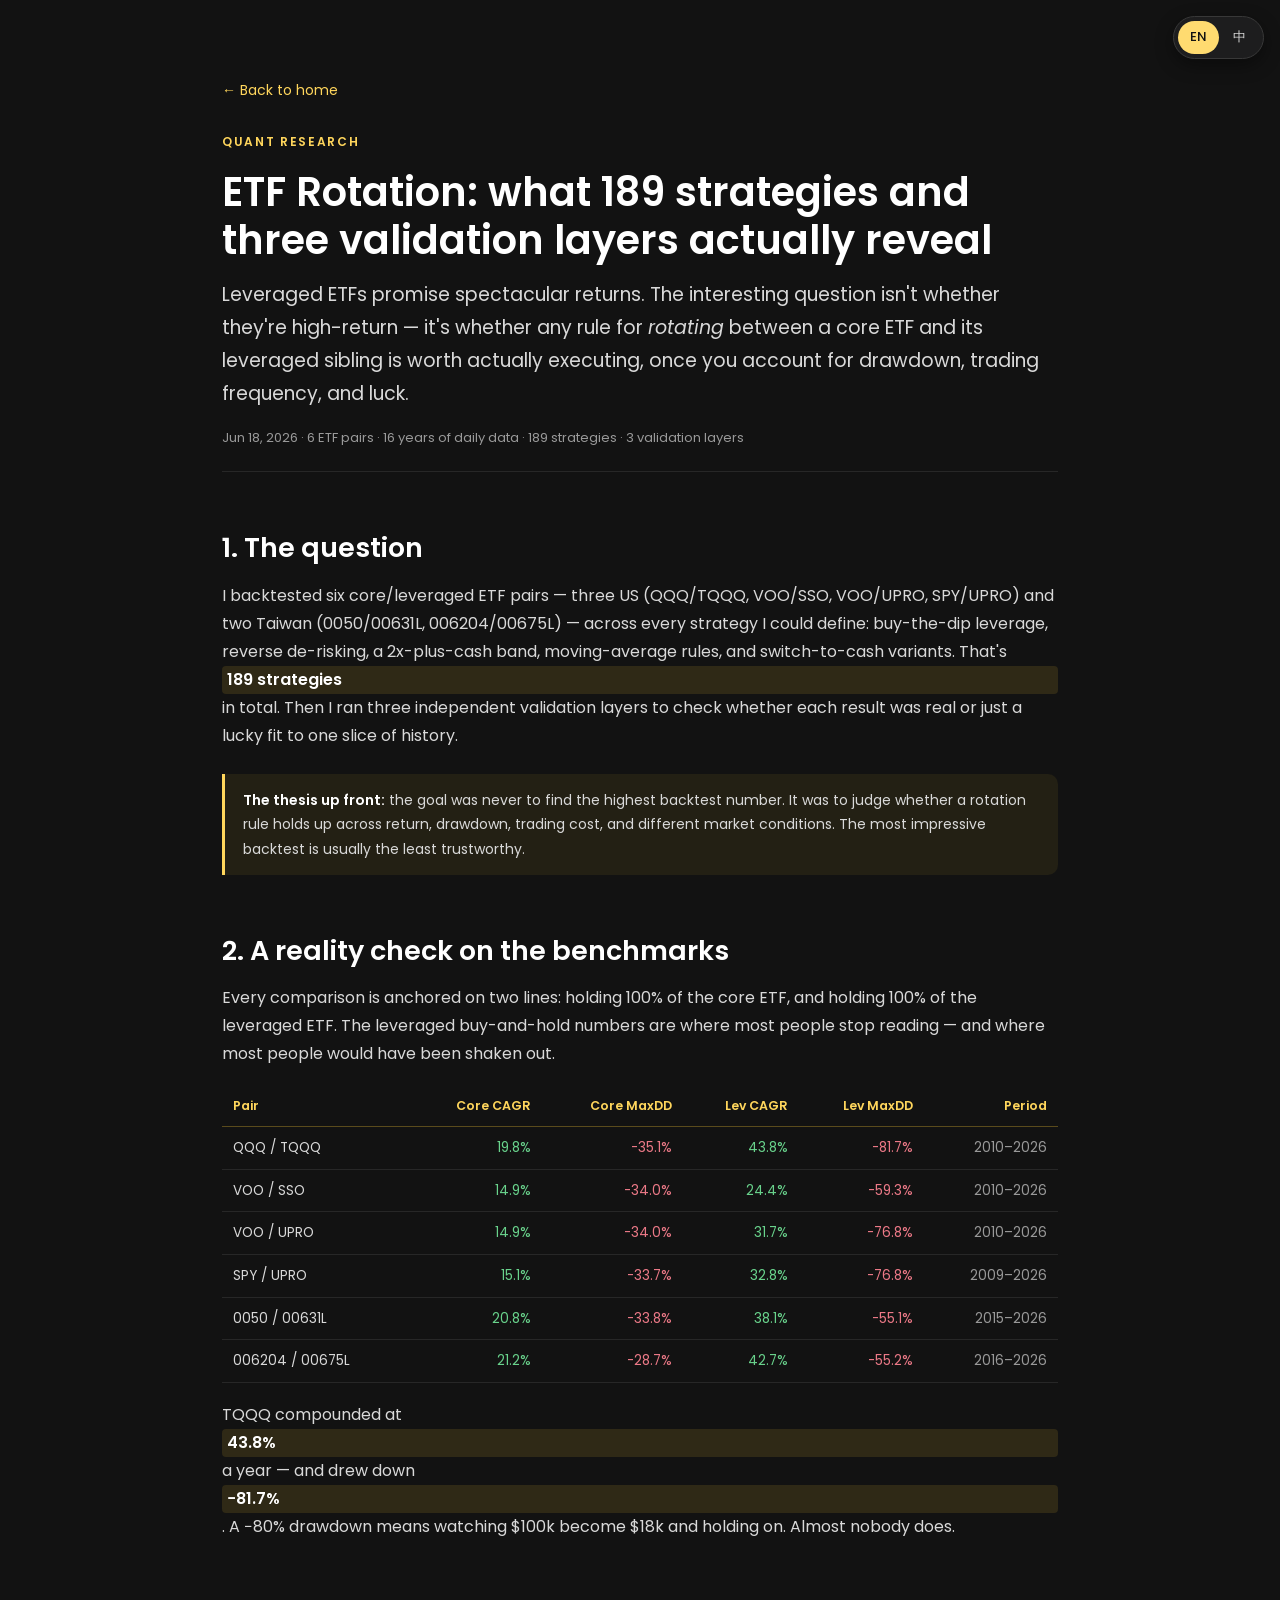
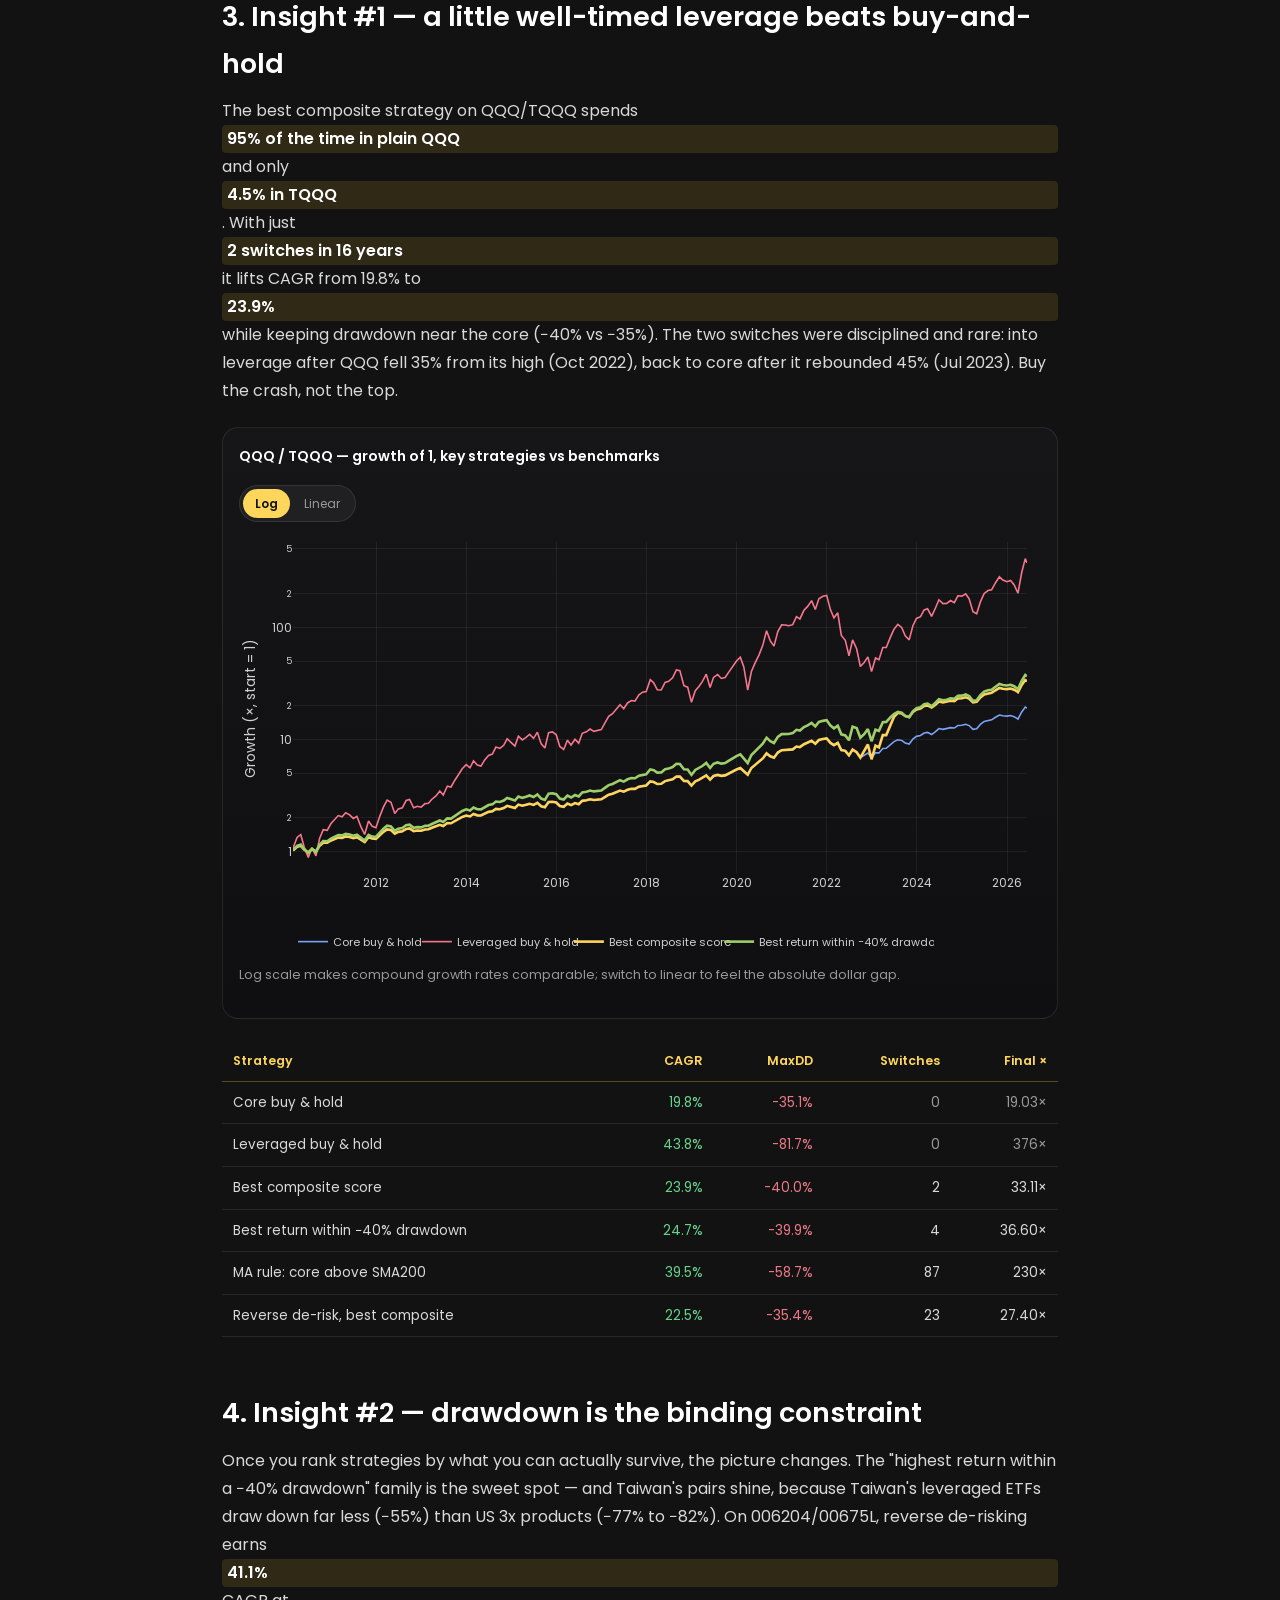
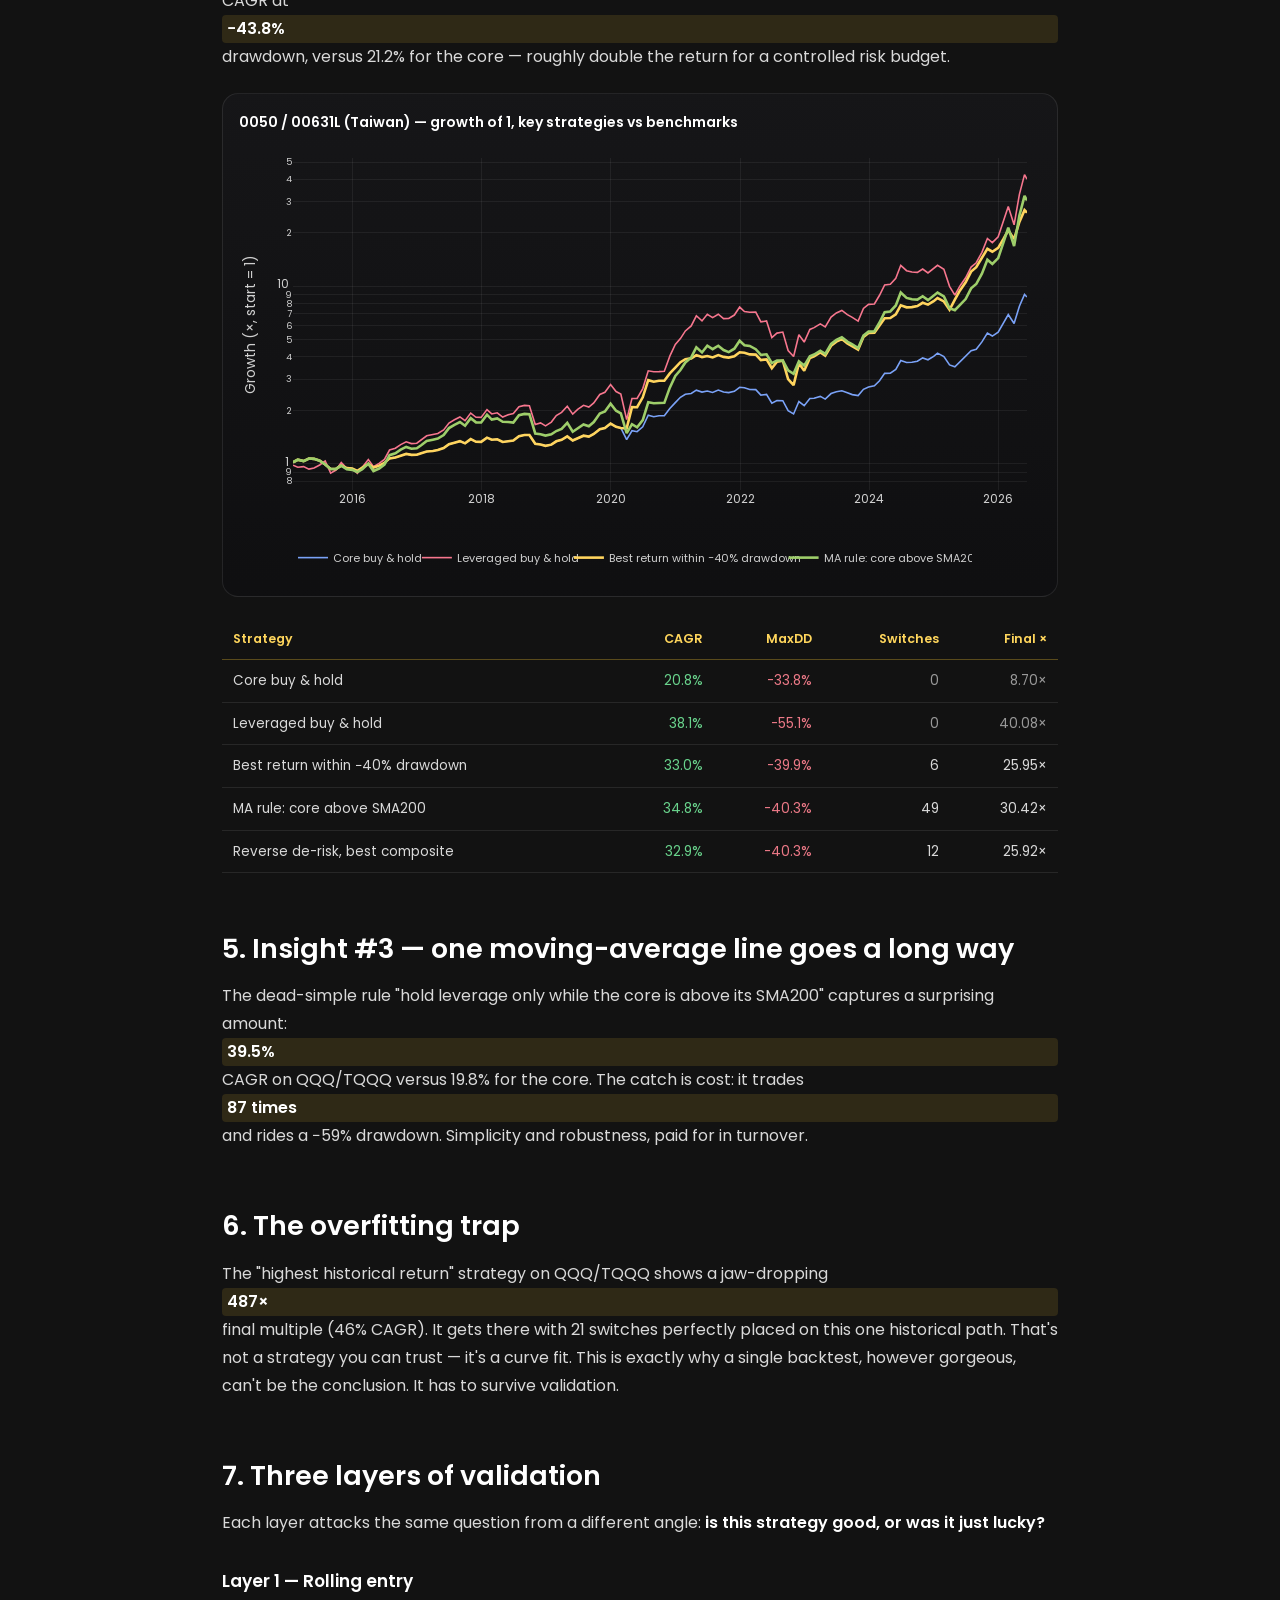
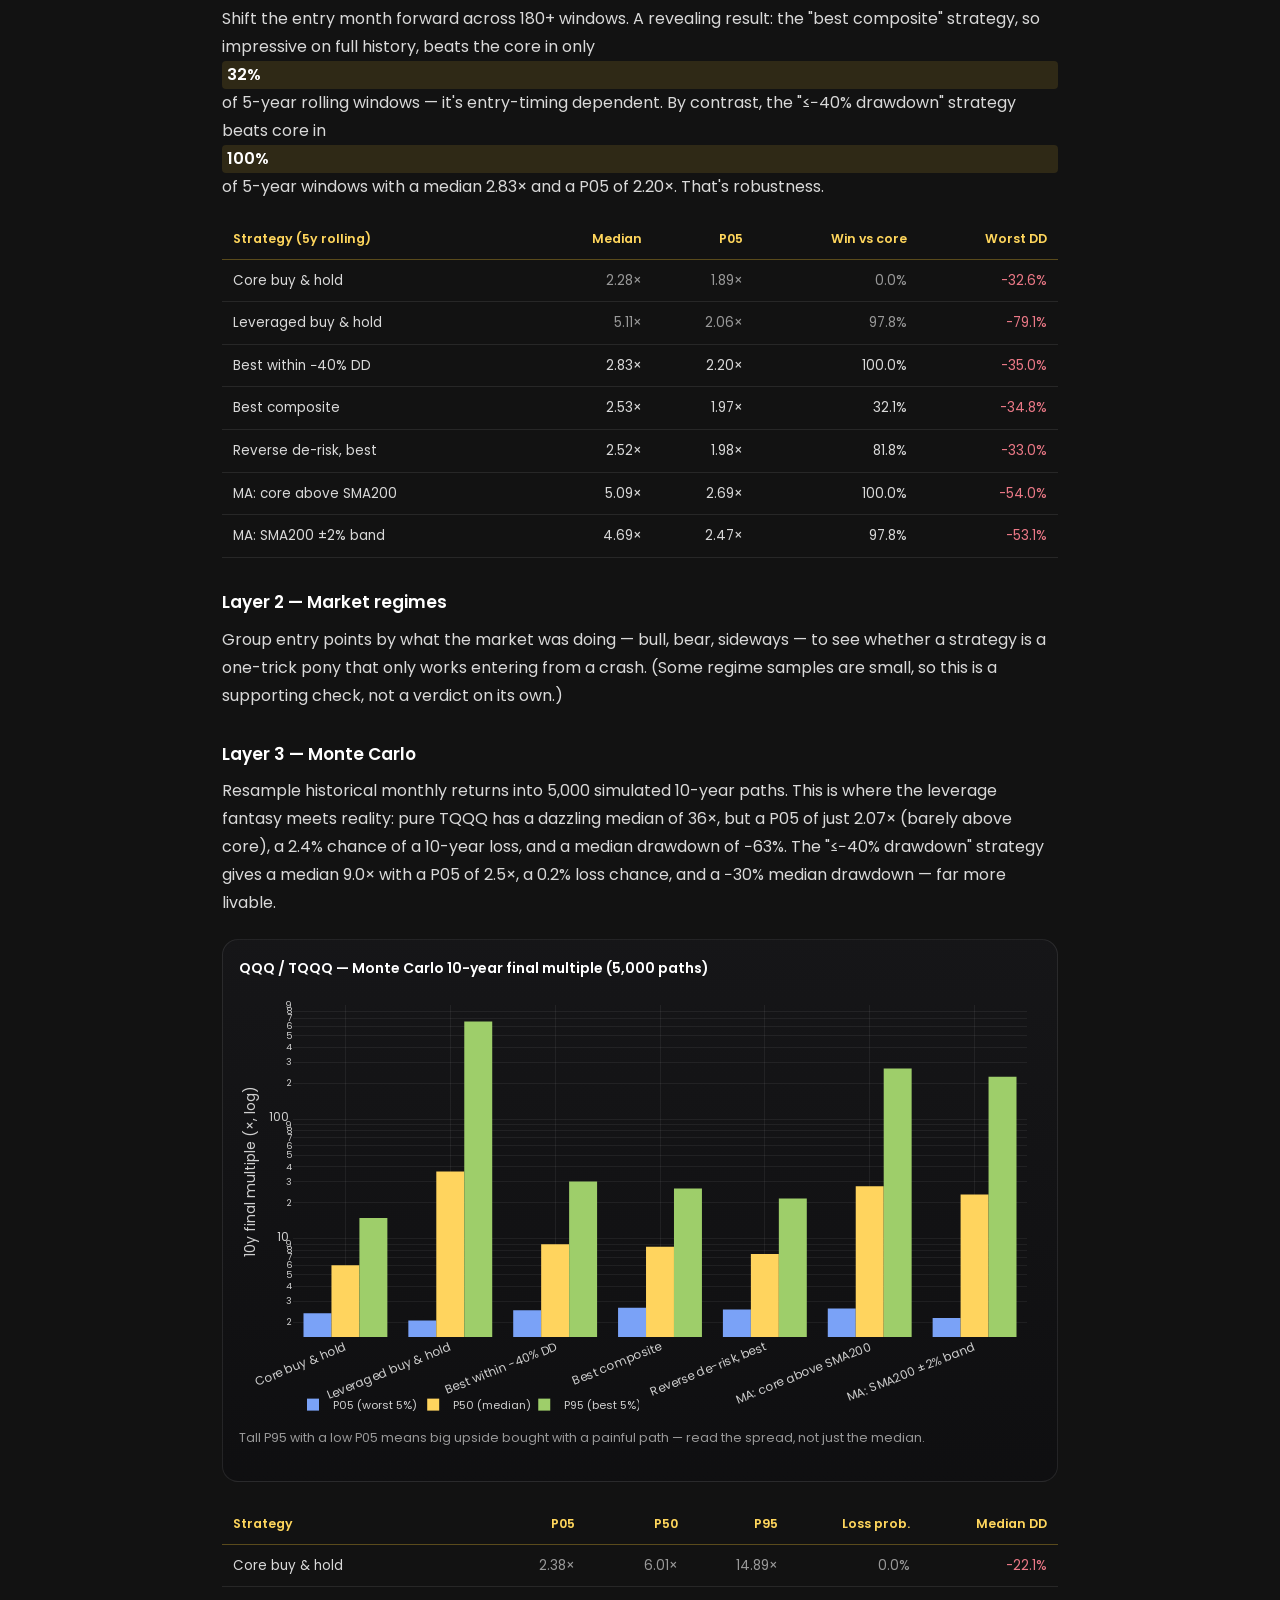
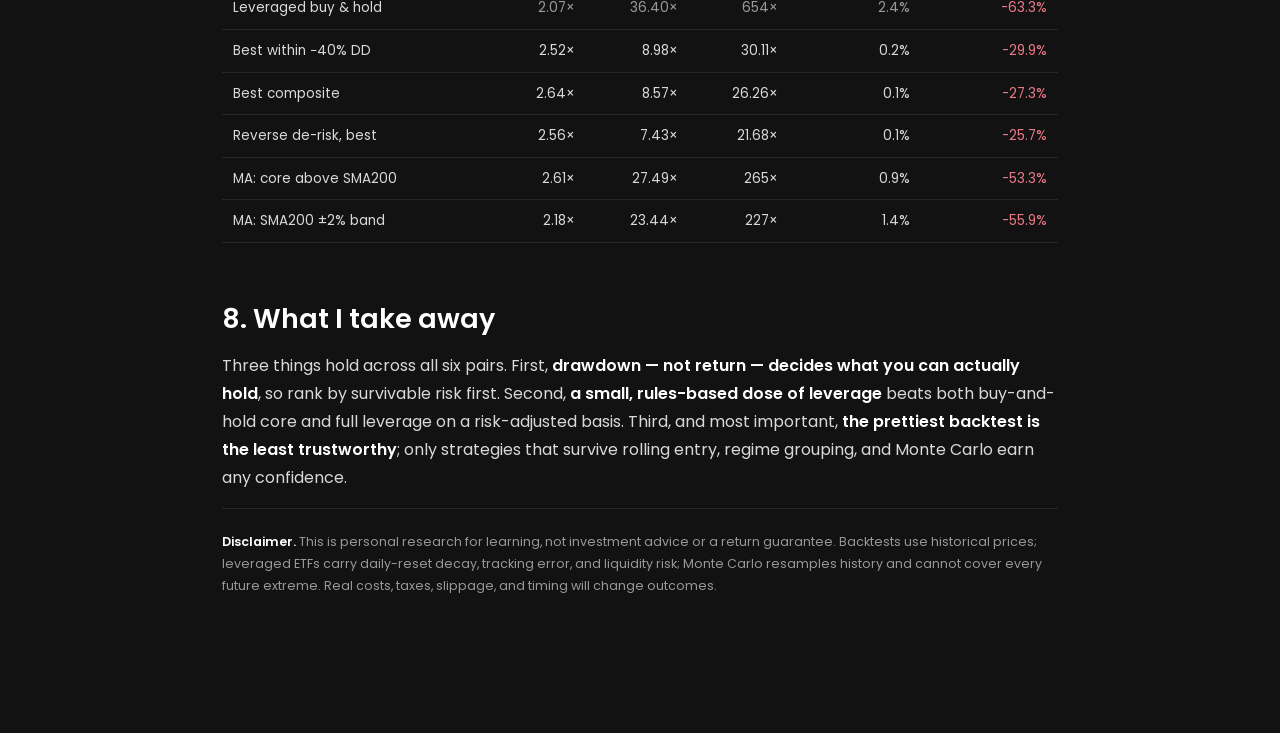
<file: etf-rotation.html>
<!DOCTYPE html>
<html lang="en">

<head>
  <meta charset="UTF-8">
  <meta http-equiv="X-UA-Compatible" content="IE=edge">
  <meta name="viewport" content="width=device-width, initial-scale=1.0">
  <title>ETF Rotation Research · Jordan Chen</title>

  <script>
    (function () {
      try {
        var l = localStorage.getItem("site-lang");
        if (l !== "en" && l !== "zh") {
          l = (navigator.language || "").toLowerCase().indexOf("zh") === 0 ? "zh" : "en";
        }
        document.documentElement.className = "lang-" + l;
        document.documentElement.lang = l === "zh" ? "zh-Hant" : "en";
      } catch (e) {
        document.documentElement.className = "lang-en";
      }
    })();
  </script>

  <link rel="shortcut icon" href="./assets/images/logo.ico" type="image/x-icon">
  <link rel="stylesheet" href="./assets/css/style.css">
  <link rel="stylesheet" href="./assets/css/article.css">
  <link rel="preconnect" href="https://fonts.googleapis.com">
  <link rel="preconnect" href="https://fonts.gstatic.com" crossorigin>
  <link href="https://fonts.googleapis.com/css2?family=Poppins:wght@300;400;500;600&display=swap" rel="stylesheet">
  <script src="https://cdn.plot.ly/plotly-2.35.2.min.js" charset="utf-8"></script>
</head>

<body class="article-page">

  <div class="lang-toggle" role="group" aria-label="Language">
    <button type="button" data-lang-set="en" aria-label="English">EN</button>
    <button type="button" data-lang-set="zh" aria-label="中文">中</button>
  </div>

  <div class="article-wrap">

    <a class="article-back" href="./index.html">
      <span data-lang="en">&larr; Back to home</span>
      <span data-lang="zh">&larr; 回首頁</span>
    </a>

    <p class="article-eyebrow">
      <span data-lang="en">Quant Research</span>
      <span data-lang="zh">量化研究</span>
    </p>

    <h1>
      <span data-lang="en">ETF Rotation: what 189 strategies and three validation layers actually reveal</span>
      <span data-lang="zh">ETF 輪動:189 個策略與三層驗證,到底告訴我們什麼</span>
    </h1>

    <p class="article-lead">
      <span data-lang="en">Leveraged ETFs promise spectacular returns. The interesting question isn't whether
        they're high-return — it's whether any rule for <em>rotating</em> between a core ETF and its leveraged
        sibling is worth actually executing, once you account for drawdown, trading frequency, and luck.</span>
      <span data-lang="zh">槓桿 ETF 帳面報酬很誘人。真正有趣的問題不是「報酬高不高」,而是:在核心 ETF
        與它的槓桿版本之間做<em>輪動</em>的規則,扣掉回撤、交易頻率與運氣之後,到底值不值得真的執行?</span>
    </p>

    <p class="article-meta">
      <span data-lang="en">Jun 18, 2026 · 6 ETF pairs · 16 years of daily data · 189 strategies · 3 validation layers</span>
      <span data-lang="zh">2026 年 6 月 18 日 · 6 組標的對 · 16 年日線資料 · 189 個策略 · 三層驗證</span>
    </p>

    <div id="etf-error">
      <span data-lang="en">Could not load the research dataset.</span>
      <span data-lang="zh">研究資料載入失敗。</span>
    </div>

    <!-- 1 -->
    <h2>
      <span data-lang="en">1. The question</span>
      <span data-lang="zh">一、問題</span>
    </h2>
    <p data-lang="en">I backtested six core/leveraged ETF pairs — three US (QQQ/TQQQ, VOO/SSO, VOO/UPRO,
      SPY/UPRO) and two Taiwan (0050/00631L, 006204/00675L) — across every strategy I could define: buy-the-dip
      leverage, reverse de-risking, a 2x-plus-cash band, moving-average rules, and switch-to-cash variants. That's
      <span class="key">189 strategies</span> in total. Then I ran three independent validation layers to check whether
      each result was real or just a lucky fit to one slice of history.</p>
    <p data-lang="zh">我回測了六組「核心 / 槓桿」ETF 對——三組美股(QQQ/TQQQ、VOO/SSO、VOO/UPRO、SPY/UPRO)與兩組台股(0050/00631L、006204/00675L)——
      並套上所有我能定義的策略:買跌加槓桿、反向降槓桿、正2 + 現金權重帶、均線規則、切現金等,共 <span class="key">189 個策略</span>。
      接著用三層獨立驗證,檢查每個結果是真的穩健,還是只是剛好 fit 到某一段歷史。</p>

    <div class="callout">
      <span data-lang="en"><strong>The thesis up front:</strong> the goal was never to find the highest backtest
        number. It was to judge whether a rotation rule holds up across return, drawdown, trading cost, and different
        market conditions. The most impressive backtest is usually the least trustworthy.</span>
      <span data-lang="zh"><strong>先講結論:</strong>目標從來不是找出「歷史最高報酬」,而是判斷一條輪動規則在報酬、回撤、交易成本與不同市況下是否站得住腳。
        最亮眼的回測,通常最不可信。</span>
    </div>

    <!-- 2 -->
    <h2>
      <span data-lang="en">2. A reality check on the benchmarks</span>
      <span data-lang="zh">二、先看兩條基準</span>
    </h2>
    <p data-lang="en">Every comparison is anchored on two lines: holding 100% of the core ETF, and holding 100% of
      the leveraged ETF. The leveraged buy-and-hold numbers are where most people stop reading — and where most
      people would have been shaken out.</p>
    <p data-lang="zh">每個比較都錨定在兩條線上:全程持有 100% 核心 ETF,以及全程持有 100% 槓桿 ETF。槓桿純持有的數字,是多數人停止閱讀的地方——
      也是多數人實際上會被洗出場的地方。</p>

    <div class="table-scroll">
      <table class="etf-table" id="table-benchmark"></table>
    </div>
    <p data-lang="en">TQQQ compounded at <span class="key">43.8%</span> a year — and drew down <span class="key">−81.7%</span>.
      A −80% drawdown means watching $100k become $18k and holding on. Almost nobody does.</p>
    <p data-lang="zh">TQQQ 年化 <span class="key">43.8%</span>——但最大回撤 <span class="key">−81.7%</span>。
      −80% 回撤的意思是:看著 100 萬變成 18 萬還抱得住。幾乎沒有人做得到。</p>

    <!-- 3 -->
    <h2>
      <span data-lang="en">3. Insight #1 — a little well-timed leverage beats buy-and-hold</span>
      <span data-lang="zh">三、洞察 1:少量、擇時的槓桿,勝過無腦持有</span>
    </h2>
    <p data-lang="en">The best composite strategy on QQQ/TQQQ spends <span class="key">95% of the time in plain QQQ</span> and
      only <span class="key">4.5% in TQQQ</span>. With just <span class="key">2 switches in 16 years</span> it lifts
      CAGR from 19.8% to <span class="key">23.9%</span> while keeping drawdown near the core (−40% vs −35%). The two
      switches were disciplined and rare: into leverage after QQQ fell 35% from its high (Oct 2022), back to core after
      it rebounded 45% (Jul 2023). Buy the crash, not the top.</p>
    <p data-lang="zh">QQQ/TQQQ 的「綜合分數最佳」策略,有 <span class="key">95% 的時間只持有 QQQ</span>,只有 <span class="key">4.5% 進 TQQQ</span>。
      16 年只切換 <span class="key">2 次</span>,就把年化從 19.8% 拉到 <span class="key">23.9%</span>,而回撤仍貼近核心(−40% vs −35%)。
      那兩次切換又少又有紀律:QQQ 從高點跌 35% 時進槓桿(2022 年 10 月),反彈 45% 後回核心(2023 年 7 月)。買崩盤,不買高點。</p>

    <div class="panel">
      <p class="panel-title">
        <span data-lang="en">QQQ / TQQQ — growth of 1, key strategies vs benchmarks</span>
        <span data-lang="zh">QQQ / TQQQ — 起始 1 的成長,關鍵策略 vs 基準</span>
      </p>
      <div class="scale-toggle">
        <button type="button" data-scale="log" class="active">Log</button>
        <button type="button" data-scale="linear">Linear</button>
      </div>
      <div class="chart" id="chart-nasdaq"></div>
      <p class="panel-note">
        <span data-lang="en">Log scale makes compound growth rates comparable; switch to linear to feel the
          absolute dollar gap.</span>
        <span data-lang="zh">對數軸讓長期成長率好比較;切到線性軸更能感受實際金額差距。</span>
      </p>
    </div>

    <div class="table-scroll">
      <table class="etf-table" id="table-results-nasdaq"></table>
    </div>

    <!-- 4 -->
    <h2>
      <span data-lang="en">4. Insight #2 — drawdown is the binding constraint</span>
      <span data-lang="zh">四、洞察 2:回撤,才是真正的天花板</span>
    </h2>
    <p data-lang="en">Once you rank strategies by what you can actually survive, the picture changes. The
      "highest return within a −40% drawdown" family is the sweet spot — and Taiwan's pairs shine, because Taiwan's
      leveraged ETFs draw down far less (−55%) than US 3x products (−77% to −82%). On 006204/00675L, reverse
      de-risking earns <span class="key">41.1%</span> CAGR at <span class="key">−43.8%</span> drawdown, versus 21.2%
      for the core — roughly double the return for a controlled risk budget.</p>
    <p data-lang="zh">一旦改用「你實際抱得住什麼」來排序,畫面就變了。「回撤 −40% 內最高報酬」這一族是甜蜜點——而台股組特別亮眼,
      因為台股槓桿 ETF 的回撤(−55%)遠比美股 3x 產品(−77% ~ −82%)溫和。006204/00675L 的反向降槓桿達到
      <span class="key">41.1%</span> 年化、回撤僅 <span class="key">−43.8%</span>,而核心只有 21.2%——在受控的風險預算下,報酬約為兩倍。</p>

    <div class="panel">
      <p class="panel-title">
        <span data-lang="en">0050 / 00631L (Taiwan) — growth of 1, key strategies vs benchmarks</span>
        <span data-lang="zh">0050 / 00631L(台股)— 起始 1 的成長,關鍵策略 vs 基準</span>
      </p>
      <div class="chart" id="chart-taiwan"></div>
    </div>

    <div class="table-scroll">
      <table class="etf-table" id="table-results-taiwan"></table>
    </div>

    <!-- 5 -->
    <h2>
      <span data-lang="en">5. Insight #3 — one moving-average line goes a long way</span>
      <span data-lang="zh">五、洞察 3:一條均線,就走得很遠</span>
    </h2>
    <p data-lang="en">The dead-simple rule "hold leverage only while the core is above its SMA200" captures a
      surprising amount: <span class="key">39.5%</span> CAGR on QQQ/TQQQ versus 19.8% for the core. The catch is cost:
      it trades <span class="key">87 times</span> and rides a −59% drawdown. Simplicity and robustness, paid for in
      turnover.</p>
    <p data-lang="zh">「核心站上 SMA200 才持有槓桿」這條極簡規則,抓到的東西意外地多:QQQ/TQQQ 年化 <span class="key">39.5%</span>,
      核心才 19.8%。代價是成本:它切換了 <span class="key">87 次</span>,並承受 −59% 回撤。簡單又穩健,但用周轉率換來。</p>

    <!-- 6 -->
    <h2>
      <span data-lang="en">6. The overfitting trap</span>
      <span data-lang="zh">六、過度配適的陷阱</span>
    </h2>
    <p data-lang="en">The "highest historical return" strategy on QQQ/TQQQ shows a jaw-dropping <span class="key">487×</span>
      final multiple (46% CAGR). It gets there with 21 switches perfectly placed on this one historical path. That's
      not a strategy you can trust — it's a curve fit. This is exactly why a single backtest, however gorgeous, can't
      be the conclusion. It has to survive validation.</p>
    <p data-lang="zh">QQQ/TQQQ 的「歷史報酬最高」策略,帳面終值高達 <span class="key">487 倍</span>(46% 年化)。它靠的是 21 次剛好踩在這條歷史路徑上的切換。
      這不是能信任的策略,而是一條曲線配適。這正是為何單一回測再漂亮也不能當結論——它必須通過驗證。</p>

    <!-- 7 -->
    <h2>
      <span data-lang="en">7. Three layers of validation</span>
      <span data-lang="zh">七、三層驗證</span>
    </h2>
    <p data-lang="en">Each layer attacks the same question from a different angle: <strong>is this strategy good, or
      was it just lucky?</strong></p>
    <p data-lang="zh">每一層都從不同角度攻擊同一個問題:<strong>這個策略是真的好,還是只是運氣好?</strong></p>

    <h3>
      <span data-lang="en">Layer 1 — Rolling entry</span>
      <span data-lang="zh">第一層 — 滾動進場</span>
    </h3>
    <p data-lang="en">Shift the entry month forward across 180+ windows. A revealing result: the "best composite"
      strategy, so impressive on full history, beats the core in only <span class="key">32%</span> of 5-year rolling
      windows — it's entry-timing dependent. By contrast, the "≤−40% drawdown" strategy beats core in
      <span class="key">100%</span> of 5-year windows with a median 2.83× and a P05 of 2.20×. That's robustness.</p>
    <p data-lang="zh">把進場月份往後平移,跑 180+ 個窗口。一個很有啟發的結果:在完整歷史上很亮眼的「綜合分數最佳」,在 5 年滾動窗只有
      <span class="key">32%</span> 勝過核心——它很吃進場時機。相對地,「回撤 −40% 內」策略在 5 年窗口
      <span class="key">100%</span> 勝過核心,中位 2.83 倍、P05 也有 2.20 倍。這才是穩健。</p>

    <div class="table-scroll">
      <table class="etf-table" id="table-rolling"></table>
    </div>

    <h3>
      <span data-lang="en">Layer 2 — Market regimes</span>
      <span data-lang="zh">第二層 — 市況分組</span>
    </h3>
    <p data-lang="en">Group entry points by what the market was doing — bull, bear, sideways — to see whether a
      strategy is a one-trick pony that only works entering from a crash. (Some regime samples are small, so this is a
      supporting check, not a verdict on its own.)</p>
    <p data-lang="zh">依進場前的行情把進場點分成牛市、熊市、盤整,看一個策略是不是只在「從崩盤進場」時有效的偏食策略。
      (部分市況樣本偏少,所以這層是輔助判斷,不單獨當結論。)</p>

    <h3>
      <span data-lang="en">Layer 3 — Monte Carlo</span>
      <span data-lang="zh">第三層 — 蒙地卡羅</span>
    </h3>
    <p data-lang="en">Resample historical monthly returns into 5,000 simulated 10-year paths. This is where the
      leverage fantasy meets reality: pure TQQQ has a dazzling median of 36×, but a P05 of just 2.07× (barely above
      core), a 2.4% chance of a 10-year loss, and a median drawdown of −63%. The "≤−40% drawdown" strategy gives a
      median 9.0× with a P05 of 2.5×, a 0.2% loss chance, and a −30% median drawdown — far more livable.</p>
    <p data-lang="zh">把歷史月報酬重抽樣,組成 5,000 條 10 年模擬路徑。這裡正是槓桿幻想撞上現實的地方:純 TQQQ 中位數高達 36 倍,
      但 P05 只有 2.07 倍(僅略高於核心)、10 年虧損機率 2.4%、中位回撤 −63%。「回撤 −40% 內」策略中位 9.0 倍、P05 2.5 倍、
      虧損機率 0.2%、中位回撤 −30%——體驗可承受得多。</p>

    <div class="panel">
      <p class="panel-title">
        <span data-lang="en">QQQ / TQQQ — Monte Carlo 10-year final multiple (5,000 paths)</span>
        <span data-lang="zh">QQQ / TQQQ — 蒙地卡羅 10 年終值倍數(5,000 條路徑)</span>
      </p>
      <div class="chart" id="chart-montecarlo"></div>
      <p class="panel-note">
        <span data-lang="en">Tall P95 with a low P05 means big upside bought with a painful path — read the spread,
          not just the median.</span>
        <span data-lang="zh">P95 很高但 P05 很低,代表上方空間大、但過程很痛——要看分佈區間,不要只看中位數。</span>
      </p>
    </div>

    <div class="table-scroll">
      <table class="etf-table" id="table-montecarlo"></table>
    </div>

    <!-- 8 -->
    <h2>
      <span data-lang="en">8. What I take away</span>
      <span data-lang="zh">八、我的結論</span>
    </h2>
    <p data-lang="en">Three things hold across all six pairs. First, <strong>drawdown — not return — decides what you
      can actually hold</strong>, so rank by survivable risk first. Second, <strong>a small, rules-based dose of
      leverage</strong> beats both buy-and-hold core and full leverage on a risk-adjusted basis. Third, and most
      important, <strong>the prettiest backtest is the least trustworthy</strong>; only strategies that survive
      rolling entry, regime grouping, and Monte Carlo earn any confidence.</p>
    <p data-lang="zh">三件事在六組標的上都成立。第一,<strong>決定你抱不抱得住的是回撤,不是報酬</strong>,所以要先用可承受的風險來排序。
      第二,<strong>少量、有規則的槓桿</strong>,在風險調整後勝過無腦持有核心、也勝過滿倉槓桿。第三,也最重要:
      <strong>最漂亮的回測最不可信</strong>;只有同時通過滾動進場、市況分組與蒙地卡羅的策略,才值得一點信心。</p>

    <p class="disclaimer">
      <span data-lang="en"><strong>Disclaimer.</strong> This is personal research for learning, not investment advice
        or a return guarantee. Backtests use historical prices; leveraged ETFs carry daily-reset decay, tracking
        error, and liquidity risk; Monte Carlo resamples history and cannot cover every future extreme. Real costs,
        taxes, slippage, and timing will change outcomes.</span>
      <span data-lang="zh"><strong>免責聲明。</strong>這是個人學習用的研究,不是投資建議,也不保證報酬。回測使用歷史價格;
        槓桿 ETF 有每日重設的耗損、追蹤誤差與流動性風險;蒙地卡羅是對歷史重抽樣,無法涵蓋所有未來極端情況。
        實際交易成本、稅、滑價與資金進出時間都會改變結果。</span>
    </p>

  </div>

  <script src="./assets/js/lang.js"></script>
  <script src="./assets/js/article.js"></script>

</body>

</html>
</file>
<file: assets/css/style.css>
/*-----------------------------------*\
  #style.css
\*-----------------------------------*/


/**
 * copyright 2022 @codewithsadee
 */





/*-----------------------------------*\
  #CUSTOM PROPERTY
\*-----------------------------------*/

:root {

  /**
   * colors
   */

  /* gradient */

  --bg-gradient-onyx: linear-gradient(
    to bottom right, 
    hsl(240, 1%, 25%) 3%, 
    hsl(0, 0%, 19%) 97%
  );
  --bg-gradient-jet: linear-gradient(
    to bottom right, 
    hsla(240, 1%, 18%, 0.251) 0%, 
    hsla(240, 2%, 11%, 0) 100%
  ), hsl(240, 2%, 13%);
  --bg-gradient-yellow-1: linear-gradient(
    to bottom right, 
    hsl(45, 100%, 71%) 0%, 
    hsla(36, 100%, 69%, 0) 50%
  );
  --bg-gradient-yellow-2: linear-gradient(
    135deg, 
    hsla(45, 100%, 71%, 0.251) 0%, 
    hsla(35, 100%, 68%, 0) 59.86%
  ), hsl(240, 2%, 13%);
  --border-gradient-onyx: linear-gradient(
    to bottom right, 
    hsl(0, 0%, 25%) 0%, 
    hsla(0, 0%, 25%, 0) 50%
  );
  --text-gradient-yellow: linear-gradient(
    to right, 
    hsl(45, 100%, 72%), 
    hsl(35, 100%, 68%)
  );

  /* solid */

  --jet: hsl(0, 0%, 22%);
  --onyx: hsl(240, 1%, 17%);
  --eerie-black-1: hsl(240, 2%, 13%);
  --eerie-black-2: hsl(240, 2%, 12%);
  --smoky-black: hsl(0, 0%, 7%);
  --white-1: hsl(0, 0%, 100%);
  --white-2: hsl(0, 0%, 98%);
  --orange-yellow-crayola: hsl(45, 100%, 72%);
  --vegas-gold: hsl(45, 54%, 58%);
  --light-gray: hsl(0, 0%, 84%);
  --light-gray-70: hsla(0, 0%, 84%, 0.7);
  --bittersweet-shimmer: hsl(0, 43%, 51%);

  /**
   * typography
   */

  /* font-family */
  --ff-poppins: 'Poppins', sans-serif;

  /* font-size */
  --fs-1: 24px;
  --fs-2: 18px;
  --fs-3: 17px;
  --fs-4: 16px;
  --fs-5: 15px;
  --fs-6: 14px;
  --fs-7: 13px;
  --fs-8: 11px;

  /* font-weight */
  --fw-300: 300;
  --fw-400: 400;
  --fw-500: 500;
  --fw-600: 600;

  /**
   * shadow
   */
  
  --shadow-1: -4px 8px 24px hsla(0, 0%, 0%, 0.25);
  --shadow-2: 0 16px 30px hsla(0, 0%, 0%, 0.25);
  --shadow-3: 0 16px 40px hsla(0, 0%, 0%, 0.25);
  --shadow-4: 0 25px 50px hsla(0, 0%, 0%, 0.15);
  --shadow-5: 0 24px 80px hsla(0, 0%, 0%, 0.25);

  /**
   * transition
   */

  --transition-1: 0.25s ease;
  --transition-2: 0.5s ease-in-out;

}





/*-----------------------------------*\
  #RESET
\*-----------------------------------*/

*, *::before, *::after {
  margin: 0;
  padding: 0;
  box-sizing: border-box;
}

a { text-decoration: none; }

li { list-style: none; }

img, ion-icon, a, button, time, span { display: block; }

button {
  font: inherit;
  background: none;
  border: none;
  text-align: left;
  cursor: pointer;
}

input, textarea {
  display: block;
  width: 100%;
  background: none;
  font: inherit;
}

::selection {
  background: var(--orange-yellow-crayola);
  color: var(--smoky-black);
}

:focus { outline-color: var(--orange-yellow-crayola); }

html { font-family: var(--ff-poppins); }

body { background: var(--smoky-black); }





/*-----------------------------------*\
  #REUSED STYLE
\*-----------------------------------*/

.sidebar,
article {
  background: var(--eerie-black-2);
  border: 1px solid var(--jet);
  border-radius: 20px;
  padding: 15px;
  box-shadow: var(--shadow-1);
  z-index: 1;
}

.separator {
  width: 100%;
  height: 1px;
  background: var(--jet);
  margin: 16px 0;
}

.icon-box {
  position: relative;
  background: var(--border-gradient-onyx);
  width: 30px;
  height: 30px;
  border-radius: 8px;
  display: flex;
  justify-content: center;
  align-items: center;
  font-size: 16px;
  color: var(--orange-yellow-crayola);
  box-shadow: var(--shadow-1);
  z-index: 1;
}

.icon-box::before {
  content: "";
  position: absolute;
  inset: 1px;
  background: var(--eerie-black-1);
  border-radius: inherit;
  z-index: -1;
}

.icon-box ion-icon { --ionicon-stroke-width: 35px; }

article { display: none; }

article.active {
  display: block;
  animation: fade 0.5s ease backwards;
}

@keyframes fade {
  0% { opacity: 0; }
  100% { opacity: 1; }
}

.h2,
.h3,
.h4,
.h5 {
  color: var(--white-2);
  text-transform: capitalize;
}

.h2 { font-size: var(--fs-1); }

.h3 { font-size: var(--fs-2); }

.h4 { font-size: var(--fs-4); }

.h5 {
  font-size: var(--fs-7);
  font-weight: var(--fw-500);
}

.article-title {
  position: relative;
  padding-bottom: 7px;
}

.article-title::after {
  content: "";
  position: absolute;
  bottom: 0;
  left: 0;
  width: 30px;
  height: 3px;
  background: var(--text-gradient-yellow);
  border-radius: 3px;
}

.has-scrollbar::-webkit-scrollbar {
  width: 5px; /* for vertical scrollbar */
  height: 5px; /* for horizontal scrollbar */
}

.has-scrollbar::-webkit-scrollbar-track {
  background: var(--onyx);
  border-radius: 5px;
}

.has-scrollbar::-webkit-scrollbar-thumb {
  background: var(--orange-yellow-crayola);
  border-radius: 5px;
}

.has-scrollbar::-webkit-scrollbar-button { width: 20px; }

.content-card {
  position: relative;
  background: var(--border-gradient-onyx);
  padding: 15px;
  padding-top: 45px;
  border-radius: 14px;
  box-shadow: var(--shadow-2);
  cursor: pointer;
  z-index: 1;
}

.content-card::before {
  content: "";
  position: absolute;
  inset: 1px;
  background: var(--bg-gradient-jet);
  border-radius: inherit;
  z-index: -1;
}





/*-----------------------------------*\
  #MAIN
\*-----------------------------------*/

main {
  margin: 15px 12px;
  margin-bottom: 75px;
  min-width: 259px;
}





/*-----------------------------------*\
  #SIDEBAR
\*-----------------------------------*/

.sidebar {
  margin-bottom: 15px;
  max-height: 112px;
  overflow: hidden;
  transition: var(--transition-2);
}

.sidebar.active { max-height: 405px; }

.sidebar-info {
  position: relative;
  display: flex;
  justify-content: flex-start;
  align-items: center;
  gap: 15px;
}

.avatar-box {
  background: var(--bg-gradient-onyx);
  border-radius: 20px;
}

.info-content .name {
  color: var(--white-2);
  font-size: var(--fs-3);
  font-weight: var(--fw-500);
  letter-spacing: -0.25px;
  margin-bottom: 10px;
}

.info-content .title {
  color: var(--white-1);
  background: var(--onyx);
  font-size: var(--fs-8);
  font-weight: var(--fw-300);
  width: max-content;
  padding: 3px 12px;
  border-radius: 8px;
}

.info_more-btn {
  position: absolute;
  top: -15px;
  right: -15px;
  border-radius: 0 15px;
  font-size: 13px;
  color: var(--orange-yellow-crayola);
  background: var(--border-gradient-onyx);
  padding: 10px;
  box-shadow: var(--shadow-2);
  transition: var(--transition-1);
  z-index: 1;
}

.info_more-btn::before {
  content: "";
  position: absolute;
  inset: 1px;
  border-radius: inherit;
  background: var(--bg-gradient-jet);
  transition: var(--transition-1);
  z-index: -1;
}

.info_more-btn:hover,
.info_more-btn:focus { background: var(--bg-gradient-yellow-1); }

.info_more-btn:hover::before,
.info_more-btn:focus::before { background: var(--bg-gradient-yellow-2); }

.info_more-btn span { display: none; }

.sidebar-info_more {
  opacity: 0;
  visibility: hidden;
  transition: var(--transition-2);
}

.sidebar.active .sidebar-info_more {
  opacity: 1;
  visibility: visible;
}

.contacts-list {
  display: grid;
  grid-template-columns: 1fr;
  gap: 16px;
}

.contact-item {
  min-width: 100%;
  display: flex;
  align-items: center;
  gap: 16px;
}

.contact-info {
  max-width: calc(100% - 46px);
  width: calc(100% - 46px);
}

.contact-title {
  color: var(--light-gray-70);
  font-size: var(--fs-8);
  text-transform: uppercase;
  margin-bottom: 2px;
}

.contact-info :is(.contact-link, time, address) {
  color: var(--white-2);
  font-size: var(--fs-7);
}

.contact-info address { font-style: normal; }

.social-list {
  display: flex;
  justify-content: flex-start;
  align-items: center;
  gap: 15px;
  padding-bottom: 4px;
  padding-left: 7px;
}

.social-item .social-link {
  color: var(--light-gray-70);
  font-size: 18px;
}


.social-item .social-link:hover { color: var(--light-gray); }





/*-----------------------------------*\
  #NAVBAR
\*-----------------------------------*/

.navbar {
  position: fixed;
  bottom: 0;
  left: 0;
  width: 100%;
  background: hsla(240, 1%, 17%, 0.75);
  backdrop-filter: blur(10px);
  border: 1px solid var(--jet);
  border-radius: 12px 12px 0 0;
  box-shadow: var(--shadow-2);
  z-index: 5;
}

.navbar-list {
  display: flex;
  flex-wrap: wrap;
  justify-content: center;
  align-items: center;
  padding: 0 10px;
}

.navbar-link {
  color: var(--light-gray);
  font-size: var(--fs-8);
  padding: 20px 7px;
  transition: color var(--transition-1);
}

.navbar-link:hover,
.navbar-link:focus { color: var(--light-gray-70); }

.navbar-link.active { color: var(--orange-yellow-crayola); }





/*-----------------------------------*\
  #ABOUT
\*-----------------------------------*/

.about .article-title { margin-bottom: 15px; }

.about-text {
  color: var(--light-gray);
  font-size: var(--fs-6);
  font-weight: var(--fw-300);
  line-height: 1.6;
}

.about-text p { margin-bottom: 15px; }



/**
 * #service 
 */

.service { margin-bottom: 35px; }

.service-title { margin-bottom: 20px; }

.service-list {
  display: grid;
  grid-template-columns: 1fr;
  gap: 20px;
}

.service-item {
  position: relative;
  background: var(--border-gradient-onyx);
  padding: 20px;
  border-radius: 14px;
  box-shadow: var(--shadow-2);
  z-index: 1;
}

.service-item::before {
  content: "";
  position: absolute;
  inset: 1px;
  background: var(--bg-gradient-jet);
  border-radius: inherit;
  z-index: -1;
}

.service-icon-box { margin-bottom: 10px; }

.service-icon-box img { margin: auto; }

.service-content-box { text-align: center; }

.service-item-title { margin-bottom: 7px; }

.service-item-text {
  color: var(--light-gray);
  font-size: var(--fs-6);
  font-weight: var(--fw-3);
  line-height: 1.6;
}


/**
 * #testimonials 
 */

.testimonials { margin-bottom: 30px; }

.testimonials-title { margin-bottom: 20px; }

.testimonials-list {
  display: flex;
  justify-content: flex-start;
  align-items: flex-start;
  gap: 15px;
  margin: 0 -15px;
  padding: 25px 15px;
  padding-bottom: 35px;
  overflow-x: auto;
  scroll-behavior: smooth;
  overscroll-behavior-inline: contain;
  scroll-snap-type: inline mandatory;
}

.testimonials-item {
  min-width: 100%;
  scroll-snap-align: center;
}

.testimonials-avatar-box {
  position: absolute;
  top: 0;
  left: 0;
  transform: translate(15px, -25px);
  background: var(--bg-gradient-onyx);
  border-radius: 14px;
  box-shadow: var(--shadow-1);
}

.testimonials-item-title { margin-bottom: 7px; }

.testimonials-text {
  color: var(--light-gray);
  font-size: var(--fs-6);
  font-weight: var(--fw-300);
  line-height: 1.6;
  display: -webkit-box;
  line-clamp: 4;
  -webkit-line-clamp: 4;
  -webkit-box-orient: vertical;
  overflow: hidden;
}


/**
 * #testimonials-modal
 */

.modal-container {
  position: fixed;
  top: 0;
  left: 0;
  width: 100%;
  height: 100%;
  display: flex;
  justify-content: center;
  align-items: center;
  overflow-y: auto;
  overscroll-behavior: contain;
  z-index: 20;
  pointer-events: none;
  visibility: hidden;
}

.modal-container::-webkit-scrollbar { display: none; }

.modal-container.active {
  pointer-events: all;
  visibility: visible;
}

.overlay {
  position: fixed;
  top: 0;
  left: 0;
  width: 100%;
  height: 100vh;
  background: hsl(0, 0%, 5%);
  opacity: 0;
  visibility: hidden;
  pointer-events: none;
  z-index: 1;
  transition: var(--transition-1);
}

.overlay.active {
  opacity: 0.8;
  visibility: visible;
  pointer-events: all;
}

.testimonials-modal {
  background: var(--eerie-black-2);
  position: relative;
  padding: 15px;
  margin: 15px 12px;
  border: 1px solid var(--jet);
  border-radius: 14px;
  box-shadow: var(--shadow-5);
  transform: scale(1.2);
  opacity: 0;
  transition: var(--transition-1);
  z-index: 2;
}

.modal-container.active .testimonials-modal {
  transform: scale(1);
  opacity: 1;
}

.modal-close-btn {
  position: absolute;
  top: 15px;
  right: 15px;
  background: var(--onyx);
  border-radius: 8px;
  width: 32px;
  height: 32px;
  display: flex;
  justify-content: center;
  align-items: center;
  color: var(--white-2);
  font-size: 18px;
  opacity: 0.7;
}

.modal-close-btn:hover,
.modal-close-btn:focus { opacity: 1; }

.modal-close-btn ion-icon { --ionicon-stroke-width: 50px; }

.modal-avatar-box {
  background: var(--bg-gradient-onyx);
  width: max-content;
  border-radius: 14px;
  margin-bottom: 15px;
  box-shadow: var(--shadow-2);
}

.modal-img-wrapper > img { display: none; }

.modal-title { margin-bottom: 4px; }

.modal-content time {
  font-size: var(--fs-6);
  color: var(--light-gray-70);
  font-weight: var(--fw-300);
  margin-bottom: 10px;
}

.modal-content p {
  color: var(--light-gray);
  font-size: var(--fs-6);
  font-weight: var(--fw-300);
  line-height: 1.6;
}


/**
 * #clients 
 */

.clients { margin-bottom: 15px; }

.clients-list {
  display: flex;
  justify-content: flex-start;
  align-items: flex-start;
  gap: 15px;
  margin: 0 -15px;
  padding: 25px;
  padding-bottom: 25px;
  overflow-x: auto;
  scroll-behavior: smooth;
  overscroll-behavior-inline: contain;
  scroll-snap-type: inline mandatory;
  scroll-padding-inline: 25px;
}

.clients-item {
  min-width: 50%;
  scroll-snap-align: start;
}

.clients-item img {
  width: 100%;
  filter: grayscale(1);
  transition: var(--transition-1);
}

.clients-item img:hover { filter: grayscale(0); }





/*-----------------------------------*\
  #RESUME
\*-----------------------------------*/

.article-title { margin-bottom: 30px; }


/**
 * education and experience 
 */

.timeline { margin-bottom: 30px; }

.timeline .title-wrapper {
  display: flex;
  align-items: center;
  gap: 15px;
  margin-bottom: 25px;
}

.timeline-list {
  font-size: var(--fs-6);
  margin-left: 45px;
}

.timeline-item { position: relative; }

.timeline-item:not(:last-child) { margin-bottom: 20px; }

.timeline-item-title {
  font-size: var(--fs-6);
  line-height: 1.3;
  margin-bottom: 7px;
}

.timeline-list span {
  color: var(--vegas-gold);
  font-weight: var(--fw-400);
  line-height: 1.6;
}

.timeline-item:not(:last-child)::before {
  content: "";
  position: absolute;
  top: -25px;
  left: -30px;
  width: 1px;
  height: calc(100% + 50px);
  background: var(--jet);
}

.timeline-item::after {
  content: "";
  position: absolute;
  top: 5px;
  left: -33px;
  height: 6px;
  width: 6px;
  background: var(--text-gradient-yellow);
  border-radius: 50%;
  box-shadow: 0 0 0 4px var(--jet);
}

.timeline-text {
  color: var(--light-gray);
  font-weight: var(--fw-300);
  line-height: 1.6;
}


/**
 * skills 
 */

.skills-title { margin-bottom: 20px; }

.skills-list { padding: 20px; }


.skills-item:not(:last-child) { margin-bottom: 15px; }

.skill .title-wrapper {
  display: flex;
  align-items: center;
  gap: 5px;
  margin-bottom: 8px;
}

.skill .title-wrapper data {
  color: var(--light-gray);
  font-size: var(--fs-7);
  font-weight: var(--fw-300);
}

.skill-progress-bg {
  background: var(--jet);
  width: 100%;
  height: 8px;
  border-radius: 10px;
}

.skill-progress-fill {
  background: var(--text-gradient-yellow);
  height: 100%;
  border-radius: inherit;
}





/*-----------------------------------*\
  #PORTFOLIO
\*-----------------------------------*/

.filter-list { display: none; }

.filter-select-box {
  position: relative;
  margin-bottom: 25px;
}

.filter-select {
  background: var(--eerie-black-2);
  color: var(--light-gray);
  display: flex;
  justify-content: space-between;
  align-items: center;
  width: 100%;
  padding: 12px 16px;
  border: 1px solid var(--jet);
  border-radius: 14px;
  font-size: var(--fs-6);
  font-weight: var(--fw-300);
}

.filter-select.active .select-icon { transform: rotate(0.5turn); }

.select-list {
  background: var(--eerie-black-2);
  position: absolute;
  top: calc(100% + 6px);
  width: 100%;
  padding: 6px;
  border: 1px solid var(--jet);
  border-radius: 14px;
  z-index: 2;
  opacity: 0;
  visibility: hidden;
  pointer-events: none;
  transition: 0.15s ease-in-out;
}

.filter-select.active + .select-list {
  opacity: 1;
  visibility: visible;
  pointer-events: all;
}

.select-item button {
  background: var(--eerie-black-2);
  color: var(--light-gray);
  font-size: var(--fs-6);
  font-weight: var(--fw-300);
  text-transform: capitalize;
  width: 100%;
  padding: 8px 10px;
  border-radius: 8px;
}

.select-item button:hover { --eerie-black-2: hsl(240, 2%, 20%); }

.project-list {
  display: grid;
  grid-template-columns: 1fr;
  gap: 30px;
  margin-bottom: 10px;
}

.project-item { display: none; }

.project-item.active {
  display: block;
  animation: scaleUp 0.25s ease forwards;
}

@keyframes scaleUp {
  0% { transform: scale(0.5); }
  100% { transform: scale(1); }
}

.project-item > a { width: 100%; }

.project-img {
  position: relative;
  width: 100%;
  height: 200px;
  border-radius: 16px;
  overflow: hidden;
  margin-bottom: 15px;
}

.project-img::before {
  content: "";
  position: absolute;
  top: 0;
  left: 0;
  width: 100%;
  height: 100%;
  background: transparent;
  z-index: 1;
  transition: var(--transition-1);
}

.project-item > a:hover .project-img::before { background: hsla(0, 0%, 0%, 0.5); }

.project-item-icon-box {
  --scale: 0.8;

  background: var(--jet);
  color: var(--orange-yellow-crayola);
  position: absolute;
  top: 50%;
  left: 50%;
  transform: translate(-50%, -50%) scale(var(--scale));
  font-size: 20px;
  padding: 18px;
  border-radius: 12px;
  opacity: 0;
  z-index: 1;
  transition: var(--transition-1);
}

.project-item > a:hover .project-item-icon-box {
  --scale: 1;
  opacity: 1;
}

.project-item-icon-box ion-icon { --ionicon-stroke-width: 50px; }

.project-img img {
  width: 100%;
  height: 100%;
  object-fit: cover;
  transition: var(--transition-1);
}

.project-item > a:hover img { transform: scale(1.1); }

.project-title,
.project-category { margin-left: 10px; }

.project-title {
  color: var(--white-2);
  font-size: var(--fs-5);
  font-weight: var(--fw-400);
  text-transform: capitalize;
  line-height: 1.3;
}

.project-category {
  color: var(--light-gray-70);
  font-size: var(--fs-6);
  font-weight: var(--fw-300);
}





/*-----------------------------------*\
  #BLOG
\*-----------------------------------*/

.blog-posts { margin-bottom: 10px; }

.blog-posts-list {
  display: grid;
  grid-template-columns: 1fr;
  gap: 20px;
}

.blog-post-item > a {
  position: relative;
  background: var(--border-gradient-onyx);
  height: 100%;
  box-shadow: var(--shadow-4);
  border-radius: 16px;
  z-index: 1;
}

.blog-post-item > a::before {
  content: "";
  position: absolute;
  inset: 1px;
  border-radius: inherit;
  background: var(--eerie-black-1);
  z-index: -1;
}

.blog-banner-box {
  width: 100%;
  height: 200px;
  border-radius: 12px;
  overflow: hidden;
}

.blog-banner-box img {
  width: 100%;
  height: 100%;
  object-fit: cover;
  transition: var(--transition-1);
}

.blog-post-item > a:hover .blog-banner-box img { transform: scale(1.1); }

.blog-content { padding: 15px; }

.blog-meta {
  display: flex;
  justify-content: flex-start;
  align-items: center;
  gap: 7px;
  margin-bottom: 10px;
}

.blog-meta :is(.blog-category, time) {
  color: var(--light-gray-70);
  font-size: var(--fs-6);
  font-weight: var(--fw-300);
}

.blog-meta .dot {
  background: var(--light-gray-70);
  width: 4px;
  height: 4px;
  border-radius: 4px;
}

.blog-item-title {
  margin-bottom: 10px;
  line-height: 1.3;
  transition: var(--transition-1);
}

.blog-post-item > a:hover .blog-item-title { color: var(--orange-yellow-crayola); }

.blog-text {
  color: var(--light-gray);
  font-size: var(--fs-6);
  font-weight: var(--fw-300);
  line-height: 1.6;
}





/*-----------------------------------*\
  #CONTACT
\*-----------------------------------*/

.mapbox {
  position: relative;
  height: 250px;
  width: 100%;
  border-radius: 16px;
  margin-bottom: 30px;
  border: 1px solid var(--jet);
  overflow: hidden;
}

.mapbox figure { height: 100%; }

.mapbox iframe {
  width: 100%;
  height: 100%;
  border: none;
  filter: grayscale(1) invert(1);
}

.contact-form { margin-bottom: 10px; }

.form-title { margin-bottom: 20px; }

.input-wrapper {
  display: grid;
  grid-template-columns: 1fr;
  gap: 25px;
  margin-bottom: 25px;
}

.form-input {
  color: var(--white-2);
  font-size: var(--fs-6);
  font-weight: var(--fw-400);
  padding: 13px 20px;
  border: 1px solid var(--jet);
  border-radius: 14px;
  outline: none;
}

.form-input::placeholder { font-weight: var(--fw-500); }

.form-input:focus { border-color: var(--orange-yellow-crayola); }

textarea.form-input {
  min-height: 100px;
  height: 120px;
  max-height: 200px;
  resize: vertical;
  margin-bottom: 25px;
}

textarea.form-input::-webkit-resizer { display: none; }

.form-input:focus:invalid { border-color: var(--bittersweet-shimmer); }

.form-btn {
  position: relative;
  width: 100%;
  background: var(--border-gradient-onyx);
  color: var(--orange-yellow-crayola);
  display: flex;
  justify-content: center;
  align-items: center;
  gap: 10px;
  padding: 13px 20px;
  border-radius: 14px;
  font-size: var(--fs-6);
  text-transform: capitalize;
  box-shadow: var(--shadow-3);
  z-index: 1;
  transition: var(--transition-1);
}

.form-btn::before {
  content: "";
  position: absolute;
  inset: 1px;
  background: var(--bg-gradient-jet);
  border-radius: inherit;
  z-index: -1;
  transition: var(--transition-1);
}

.form-btn ion-icon { font-size: 16px; }

.form-btn:hover { background: var(--bg-gradient-yellow-1); }

.form-btn:hover::before { background: var(--bg-gradient-yellow-2); }

.form-btn:disabled {
  opacity: 0.7;
  cursor: not-allowed;
}

.form-btn:disabled:hover { background: var(--border-gradient-onyx); }

.form-btn:disabled:hover::before { background: var(--bg-gradient-jet); }





/*-----------------------------------*\
  #RESPONSIVE
\*-----------------------------------*/

/**
 * responsive larger than 450px screen
 */

@media (min-width: 450px) {

  /**
   * client
   */

  .clients-item { min-width: calc(33.33% - 10px); }



  /**
   * #PORTFOLIO, BLOG 
   */

  .project-img,
  .blog-banner-box { height: auto; }

}





/**
 * responsive larger than 580px screen
 */

@media (min-width: 580px) {

  /**
   * CUSTOM PROPERTY
   */

  :root {

    /**
     * typography
     */

    --fs-1: 32px;
    --fs-2: 24px;
    --fs-3: 26px;
    --fs-4: 18px;
    --fs-6: 15px;
    --fs-7: 15px;
    --fs-8: 12px;

  }



  /**
   * #REUSED STYLE
   */

  .sidebar, article {
    width: 520px;
    margin-inline: auto;
    padding: 30px;
  }

  .article-title {
    font-weight: var(--fw-600);
    padding-bottom: 15px;
  }

  .article-title::after {
    width: 40px;
    height: 5px;
  }

  .icon-box {
    width: 48px;
    height: 48px;
    border-radius: 12px;
    font-size: 18px;
  }



  /**
   * #MAIN
   */

  main {
    margin-top: 60px;
    margin-bottom: 100px;
  }



  /**
   * #SIDEBAR
   */

  .sidebar {
    max-height: 180px;
    margin-bottom: 30px;
  }

  .sidebar.active { max-height: 584px; }

  .sidebar-info { gap: 25px; }

  .avatar-box { border-radius: 30px; }

  .avatar-box img { width: 120px; }

  .info-content .name { margin-bottom: 15px; }

  .info-content .title { padding: 5px 18px; }

  .info_more-btn {
    top: -30px;
    right: -30px;
    padding: 10px 15px;
  }

  .info_more-btn span {
    display: block;
    font-size: var(--fs-8);
  }

  .info_more-btn ion-icon { display: none; }

  .separator { margin: 32px 0; }

  .contacts-list { gap: 20px; }

  .contact-info {
    max-width: calc(100% - 64px);
    width: calc(100% - 64px);
  }



  /**
   * #NAVBAR
   */

  .navbar { border-radius: 20px 20px 0 0; }

  .navbar-list { gap: 20px; }

  .navbar-link { --fs-8: 14px; }



  /**
   * #ABOUT
   */

  .about .article-title { margin-bottom: 20px; }

  .about-text { margin-bottom: 40px; }

  /* service */

  .service-item {
    display: flex;
    justify-content: flex-start;
    align-items: flex-start;
    gap: 18px;
    padding: 30px;
  }

  .service-icon-box {
    margin-bottom: 0;
    margin-top: 5px;
  }

  .service-content-box { text-align: left; }

  /* testimonials */

  .testimonials-title { margin-bottom: 25px; }

  .testimonials-list {
    gap: 30px;
    margin: 0 -30px;
    padding: 30px;
    padding-bottom: 35px;
  }

  .content-card {
    padding: 30px;
    padding-top: 25px;
  }

  .testimonials-avatar-box {
    transform: translate(30px, -30px);
    border-radius: 20px;
  }

  .testimonials-avatar-box img { width: 80px; }

  .testimonials-item-title {
    margin-bottom: 10px;
    margin-left: 95px;
  }

  .testimonials-text {
    line-clamp: 2;
    -webkit-line-clamp: 2;
  }

  /* testimonials modal */

  .modal-container { padding: 20px; }

  .testimonials-modal {
    display: flex;
    justify-content: flex-start;
    align-items: stretch;
    gap: 25px;
    padding: 30px;
    border-radius: 20px;
  }

  .modal-img-wrapper {
    display: flex;
    flex-direction: column;
    align-items: center;
  }

  .modal-avatar-box {
    border-radius: 18px;
    margin-bottom: 0;
  }

  .modal-avatar-box img { width: 65px; }

  .modal-img-wrapper > img {
    display: block;
    flex-grow: 1;
    width: 35px;
  }

  /* clients */

  .clients-list {
    gap: 50px;
    margin: 0 -30px;
    padding: 45px;
    scroll-padding-inline: 45px;
  }

  .clients-item { min-width: calc(33.33% - 35px); }



  /**
   * #RESUME
   */

  .timeline-list { margin-left: 65px; }

  .timeline-item:not(:last-child)::before { left: -40px; }

  .timeline-item::after {
    height: 8px;
    width: 8px;
    left: -43px;
  }

  .skills-item:not(:last-child) { margin-bottom: 25px; }



  /**
   * #PORTFOLIO, BLOG
   */

  .project-img, .blog-banner-box { border-radius: 16px; }

  .blog-posts-list { gap: 30px; }

  .blog-content { padding: 25px; }



  /**
   * #CONTACT
   */

  .mapbox {
    height: 380px;
    border-radius: 18px;
  }

  .input-wrapper {
    gap: 30px;
    margin-bottom: 30px;
  }

  .form-input { padding: 15px 20px; }

  textarea.form-input { margin-bottom: 30px; }

  .form-btn {
    --fs-6: 16px;
    padding: 16px 20px;
  }

  .form-btn ion-icon { font-size: 18px; }

}





/**
 * responsive larger than 768px screen
 */

@media (min-width: 768px) {

  /**
   * REUSED STYLE
   */

  .sidebar, article { width: 700px; }

  .has-scrollbar::-webkit-scrollbar-button { width: 100px; }



  /**
   * SIDEBAR
   */

  .contacts-list {
    grid-template-columns: 1fr 1fr;
    gap: 30px 15px;
  }



  /**
   * NAVBAR
   */

  .navbar-link { --fs-8: 15px; }



  /**
   * ABOUT
   */

  /* testimonials modal */

  .testimonials-modal {
    gap: 35px;
    max-width: 680px;
  }

  .modal-avatar-box img { width: 80px; }



  /**
   * PORTFOLIO
   */

  .article-title { padding-bottom: 20px; }

  .filter-select-box { display: none; }

  .filter-list {
    display: flex;
    justify-content: flex-start;
    align-items: center;
    gap: 25px;
    padding-left: 5px;
    margin-bottom: 30px;
  }

  .filter-item button {
    color: var(--light-gray);
    font-size: var(--fs-5);
    transition: var(--transition-1);
  }

  .filter-item button:hover { color: var(--light-gray-70); }

  .filter-item button.active { color: var(--orange-yellow-crayola); }

  /* portfolio and blog grid */

  .project-list, .blog-posts-list { grid-template-columns: 1fr 1fr; }



  /**
   * CONTACT
   */

  .input-wrapper { grid-template-columns: 1fr 1fr; }

  .form-btn {
    width: max-content;
    margin-left: auto;
  }
  
}





/**
 * responsive larger than 1024px screen
 */

@media (min-width: 1024px) {

  /**
   * CUSTOM PROPERTY
   */

  :root {

    /**
    * shadow
    */

    --shadow-1: -4px 8px 24px hsla(0, 0%, 0%, 0.125);
    --shadow-2: 0 16px 30px hsla(0, 0%, 0%, 0.125);
    --shadow-3: 0 16px 40px hsla(0, 0%, 0%, 0.125);

  }



  /**
   * REUSED STYLE
   */

  .sidebar, article {
    width: 950px;
    box-shadow: var(--shadow-5);
  }



  /**
   * MAIN 
   */

  main { margin-bottom: 60px; }

  .main-content {
    position: relative;
    width: max-content;
    margin: auto;
  }



  /**
   * NAVBAR
   */

  .navbar {
    position: absolute;
    bottom: auto;
    top: 0;
    left: auto;
    right: 0;
    width: max-content;
    border-radius: 0 20px;
    padding: 0 20px;
    box-shadow: none;
  }

  .navbar-list {
    gap: 30px;
    padding: 0 20px;
  }

  .navbar-link { font-weight: var(--fw-500); }



  /**
   * ABOUT
   */

  /* service */

  .service-list {
    grid-template-columns: 1fr 1fr;
    gap: 20px 25px;
  }

  /* testimonials */

  .testimonials-item { min-width: calc(50% - 15px); }

  /* clients */

  .clients-item { min-width: calc(25% - 38px); }



  /**
   * PORTFOLIO
   */

  .project-list { grid-template-columns: repeat(3, 1fr); }



  /**
   * BLOG
   */

  .blog-banner-box { height: 230px; }

}





/**
 * responsive larger than 1250px screen
 */

@media (min-width: 1250px) {

  /**
   * RESET
   */

  body::-webkit-scrollbar { width: 20px; }

  body::-webkit-scrollbar-track { background: var(--smoky-black); }

  body::-webkit-scrollbar-thumb {
    border: 5px solid var(--smoky-black);
    background: hsla(0, 0%, 100%, 0.1);
    border-radius: 20px;
    box-shadow: inset 1px 1px 0 hsla(0, 0%, 100%, 0.11),
                inset -1px -1px 0 hsla(0, 0%, 100%, 0.11);
  }

  body::-webkit-scrollbar-thumb:hover { background: hsla(0, 0%, 100%, 0.15); }

  body::-webkit-scrollbar-button { height: 60px; }



  /**
   * REUSED STYLE
   */

  .sidebar, article { width: auto; }

  article { min-height: 100%; }



  /**
   * MAIN
   */

  main {
    max-width: 1200px;
    margin-inline: auto;
    display: flex;
    justify-content: center;
    align-items: stretch;
    gap: 25px;
  }

  .main-content {
    min-width: 75%;
    width: 75%;
    margin: 0;
  }



  /**
   * SIDEBAR
   */

  .sidebar {
    position: sticky;
    top: 60px;
    max-height: max-content;
    height: 100%;
    margin-bottom: 0;
    padding-top: 60px;
    z-index: 1;
  }

  .sidebar-info { flex-direction: column; }

  .avatar-box img { width: 150px; }

  .info-content .name {
    white-space: nowrap;
    text-align: center;
  }

  .info-content .title { margin: auto; }

  .info_more-btn { display: none; }

  .sidebar-info_more {
    opacity: 1;
    visibility: visible;
  }

  .contacts-list { grid-template-columns: 1fr; }

  .contact-info :is(.contact-link) {
    white-space: nowrap;
    overflow: hidden;
    text-overflow: ellipsis;
  }

  .contact-info :is(.contact-link, time, address) {
    --fs-7: 14px;
    font-weight: var(--fw-300);
  }

  .separator:last-of-type {
    margin: 15px 0;
    opacity: 0;
  }

  .social-list { justify-content: center; }



  /**
	 * RESUME
	 */

  .timeline-text { max-width: 700px; }

}



/*-----------------------------------*\
  #LANGUAGE TOGGLE / I18N
\*-----------------------------------*/

html.lang-en [data-lang="zh"],
html.lang-zh [data-lang="en"] { display: none !important; }

.lang-toggle {
  position: fixed;
  top: 16px;
  right: 16px;
  z-index: 100;
  display: flex;
  gap: 2px;
  padding: 4px;
  background: hsla(240, 2%, 13%, 0.85);
  -webkit-backdrop-filter: blur(8px);
  backdrop-filter: blur(8px);
  border: 1px solid hsl(0, 0%, 22%);
  border-radius: 999px;
  box-shadow: 0 6px 18px hsla(0, 0%, 0%, 0.4);
}

.lang-toggle button {
  font: inherit;
  font-size: 13px;
  font-weight: 500;
  color: hsl(0, 0%, 84%);
  background: transparent;
  border: none;
  padding: 5px 12px;
  border-radius: 999px;
  cursor: pointer;
  transition: 0.2s ease;
  min-width: 38px;
}

.lang-toggle button:hover { color: var(--orange-yellow-crayola); }

html.lang-en .lang-toggle [data-lang-set="en"],
html.lang-zh .lang-toggle [data-lang-set="zh"] {
  color: hsl(0, 0%, 7%);
  background: var(--orange-yellow-crayola);
}

@media (max-width: 580px) {
  .lang-toggle { top: 10px; right: 10px; }
  .lang-toggle button { padding: 4px 10px; min-width: 34px; }
}
</file>
<file: assets/css/article.css>
/*-----------------------------------*\
  ETF ROTATION ARTICLE PAGE
\*-----------------------------------*/

:root {
  --accent: hsl(45, 100%, 68%);
  --ink: hsl(0, 0%, 85%);
  --ink-dim: hsl(0, 0%, 60%);
  --panel: hsla(0, 0%, 100%, 0.03);
  --line: hsla(0, 0%, 100%, 0.09);
}

body.article-page {
  margin: 0;
  background: hsl(0, 0%, 7%);
  color: var(--ink);
  font-family: "Poppins", sans-serif;
  line-height: 1.75;
  -webkit-font-smoothing: antialiased;
}

.article-wrap {
  max-width: 880px;
  margin: 0 auto;
  padding: 76px 22px 120px;
}

.article-back {
  display: inline-flex;
  align-items: center;
  gap: 6px;
  color: var(--ink-dim);
  text-decoration: none;
  font-size: 14px;
  margin-bottom: 28px;
  transition: 0.2s ease;
}
.article-back:hover { color: var(--accent); }

.article-eyebrow {
  text-transform: uppercase;
  letter-spacing: 0.14em;
  font-size: 12px;
  font-weight: 600;
  color: var(--accent);
  margin: 0 0 10px;
}

.article-wrap h1 {
  font-size: clamp(26px, 4.5vw, 40px);
  line-height: 1.2;
  margin: 0 0 14px;
  color: #fff;
  font-weight: 600;
}

.article-lead {
  font-size: clamp(16px, 2.2vw, 19px);
  color: var(--ink);
  margin: 0 0 18px;
}

.article-meta {
  font-size: 13px;
  color: var(--ink-dim);
  border-bottom: 1px solid var(--line);
  padding-bottom: 22px;
  margin-bottom: 30px;
}

.article-wrap h2 {
  font-size: clamp(20px, 3vw, 27px);
  color: #fff;
  font-weight: 600;
  margin: 52px 0 10px;
  scroll-margin-top: 20px;
}

.article-wrap h3 {
  font-size: 17px;
  color: #fff;
  font-weight: 600;
  margin: 30px 0 8px;
}

.article-wrap p { margin: 0 0 16px; }

.article-wrap strong { color: #fff; font-weight: 600; }

.article-wrap a { color: var(--accent); }

.callout {
  border-left: 3px solid var(--accent);
  background: hsla(45, 100%, 60%, 0.07);
  padding: 14px 18px;
  border-radius: 0 10px 10px 0;
  font-size: 14px;
  color: var(--ink);
  margin: 24px 0;
}

.key {
  background: hsla(45, 100%, 60%, 0.12);
  color: #fff;
  padding: 0 5px;
  border-radius: 4px;
  font-weight: 600;
  white-space: nowrap;
}

/* chart + table panels */
.panel {
  background: linear-gradient(180deg, hsla(240, 6%, 10%, 0.7), hsla(240, 8%, 6%, 0.7));
  border: 1px solid var(--line);
  border-radius: 16px;
  padding: 16px;
  margin: 22px 0;
}

.panel-title {
  font-size: 14px;
  font-weight: 600;
  color: #fff;
  margin: 2px 2px 12px;
}
.panel-note { font-size: 12.5px; color: var(--ink-dim); margin: 10px 2px 0; }

.chart { width: 100%; height: 430px; }

.scale-toggle {
  display: inline-flex;
  gap: 2px;
  padding: 3px;
  background: hsla(0, 0%, 100%, 0.05);
  border: 1px solid var(--line);
  border-radius: 999px;
  margin: 0 0 12px;
}
.scale-toggle button {
  font: inherit;
  font-size: 12px;
  color: var(--ink-dim);
  background: transparent;
  border: none;
  padding: 4px 12px;
  border-radius: 999px;
  cursor: pointer;
  transition: 0.2s ease;
}
.scale-toggle button.active {
  color: hsl(0, 0%, 7%);
  background: var(--accent);
  font-weight: 600;
}

/* tables */
.table-scroll { overflow-x: auto; margin: 18px 0; }
.etf-table {
  width: 100%;
  border-collapse: collapse;
  font-size: 13.5px;
  min-width: 480px;
}
.etf-table th,
.etf-table td {
  padding: 9px 11px;
  text-align: right;
  border-bottom: 1px solid var(--line);
  white-space: nowrap;
}
.etf-table th:first-child,
.etf-table td:first-child { text-align: left; white-space: normal; }
.etf-table thead th {
  color: var(--accent);
  font-weight: 600;
  font-size: 12.5px;
  border-bottom: 1px solid hsla(45, 100%, 60%, 0.3);
}
.etf-table tbody tr:hover { background: var(--panel); }
.etf-table .row-bench td { color: var(--ink-dim); }
.etf-table .row-bench td:first-child { color: var(--ink); }
.pos { color: hsl(140, 55%, 62%); }
.neg { color: hsl(353, 75%, 70%); }

.disclaimer {
  margin-top: 60px;
  padding-top: 22px;
  border-top: 1px solid var(--line);
  font-size: 12.5px;
  color: var(--ink-dim);
}

#etf-error {
  display: none;
  background: hsla(353, 70%, 50%, 0.12);
  border: 1px solid hsla(353, 70%, 60%, 0.4);
  color: hsl(353, 80%, 80%);
  padding: 14px 16px;
  border-radius: 10px;
}

@media (max-width: 580px) {
  .article-wrap { padding: 64px 16px 90px; }
  .chart { height: 360px; }
}
</file>
